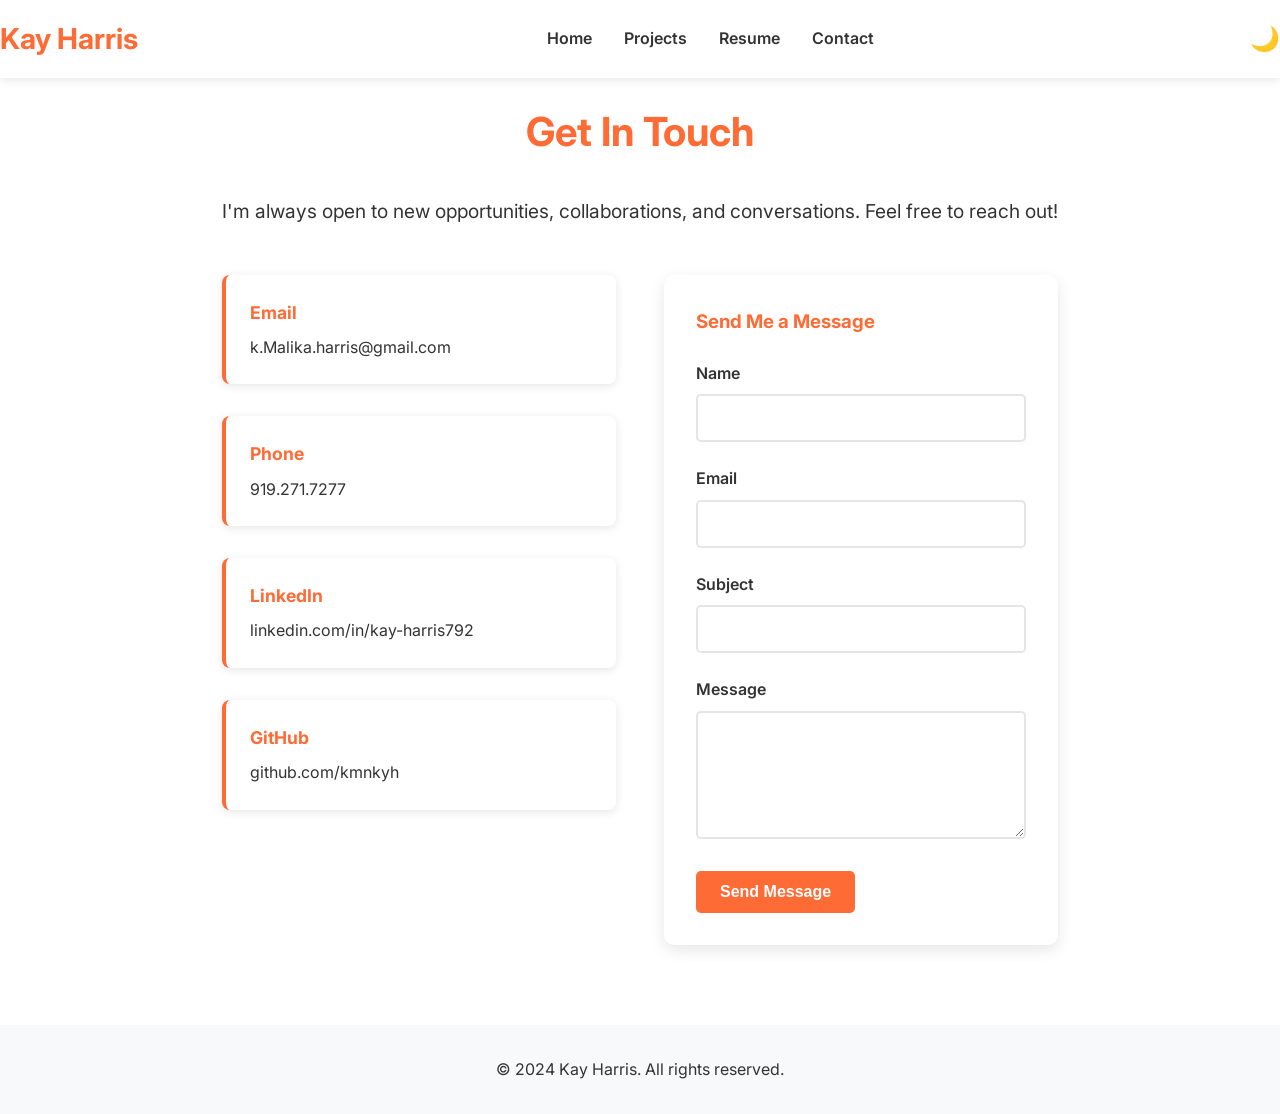
<file: contact.html>
<!DOCTYPE html>
<html lang="en">
<head>
    <meta charset="UTF-8">
    <meta name="viewport" content="width=device-width, initial-scale=1.0">
    <title>Contact - Kay Harris</title>
    <link rel="stylesheet" href="styles.css">
    <link rel="preconnect" href="https://fonts.googleapis.com">
    <link rel="preconnect" href="https://fonts.gstatic.com" crossorigin>
    <link href="https://fonts.googleapis.com/css2?family=Inter:wght@300;400;600;700&display=swap" rel="stylesheet">
</head>
<body>
    <header>
        <nav>
            <div class="nav-container">
                <h1 class="logo">Kay Harris</h1>
                <ul class="nav-links">
                    <li><a href="index.html">Home</a></li>
                    <li><a href="projects.html">Projects</a></li>
                    <li><a href="resume.html">Resume</a></li>
                    <li><a href="contact.html">Contact</a></li>
                </ul>
                <button id="theme-toggle" class="theme-toggle">🌙</button>
            </div>
        </nav>
    </header>

    <main>
        <section class="section">
            <div class="container">
                <h2>Get In Touch</h2>
                <p class="intro">I'm always open to new opportunities, collaborations, and conversations. Feel free to reach out!</p>
                
                <div class="contact-container">
                    <div class="contact-info">
                        <div class="contact-item">
                            <h4>Email</h4>
                            <a href="mailto:k.Malika.harris@gmail.com">k.Malika.harris@gmail.com</a>
                        </div>

                        <div class="contact-item">
                            <h4>Phone</h4>
                            <a href="tel:919-271-7277">919.271.7277</a>
                        </div>

                        <div class="contact-item">
                            <h4>LinkedIn</h4>
                            <a href="https://www.linkedin.com/in/kay-harris792/" target="_blank">linkedin.com/in/kay-harris792</a>
                        </div>

                        <div class="contact-item">
                            <h4>GitHub</h4>
                            <a href="https://github.com/kmnkyh" target="_blank">github.com/kmnkyh</a>
                        </div>
                    </div>

                    <div class="contact-form-section">
                        <h3>Send Me a Message</h3>
                        <form class="contact-form">
                            <div class="form-group">
                                <label for="name">Name</label>
                                <input type="text" id="name" name="name" required>
                            </div>

                            <div class="form-group">
                                <label for="email">Email</label>
                                <input type="email" id="email" name="email" required>
                            </div>

                            <div class="form-group">
                                <label for="subject">Subject</label>
                                <input type="text" id="subject" name="subject" required>
                            </div>

                            <div class="form-group">
                                <label for="message">Message</label>
                                <textarea id="message" name="message" rows="5" required></textarea>
                            </div>

                            <button type="submit" class="btn-primary">Send Message</button>
                        </form>
                    </div>
                </div>
            </div>
        </section>
    </main>

    <footer>
        <div class="container">
            <p>&copy; 2024 Kay Harris. All rights reserved.</p>
        </div>
    </footer>

    <script src="script.js"></script>
</body>
</html>
</file>
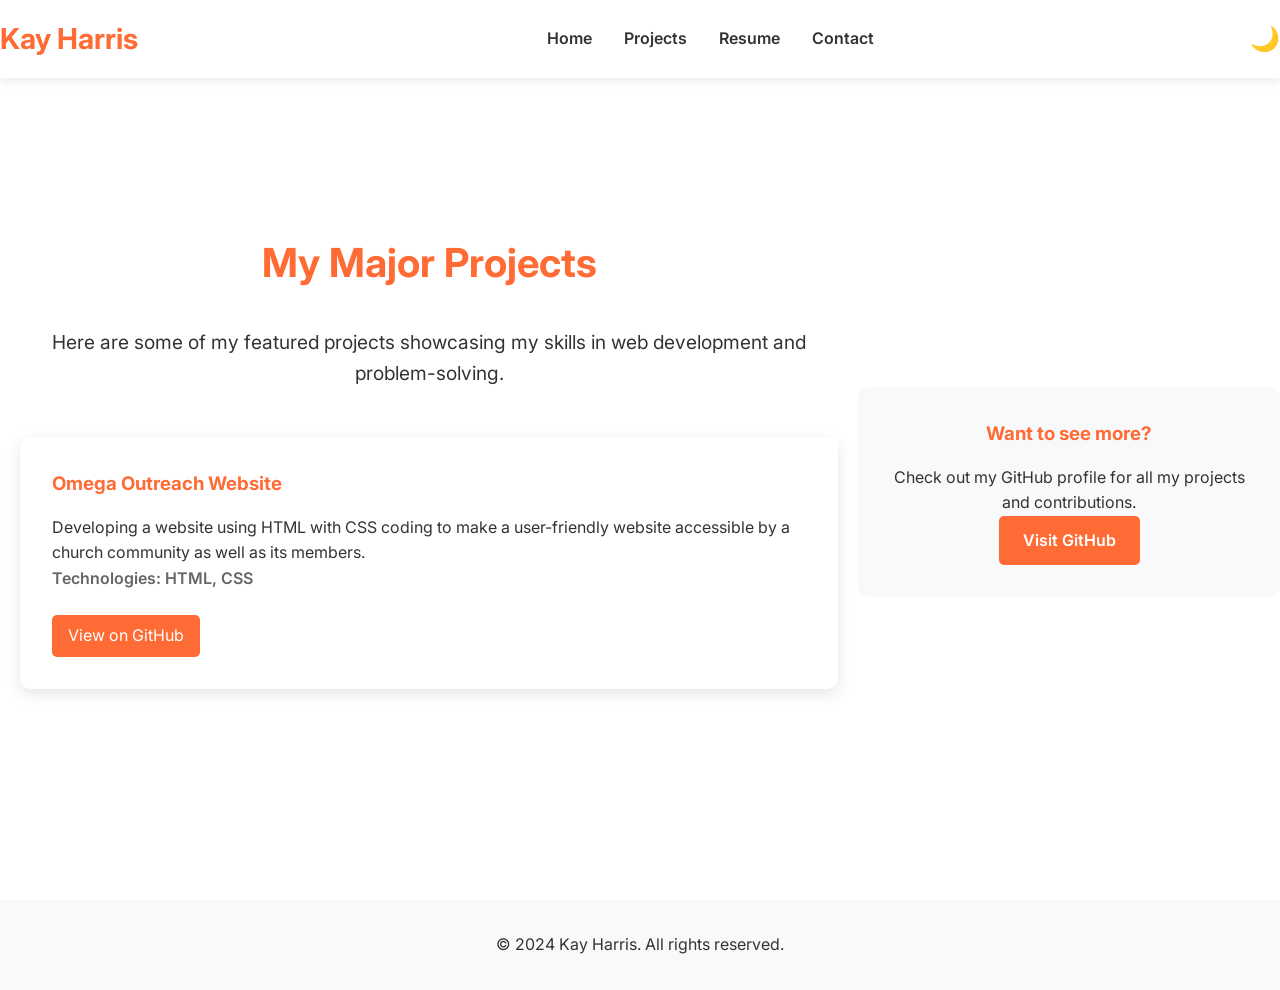
<file: projects.html>
<!DOCTYPE html>
<html lang="en">
<head>
    <meta charset="UTF-8">
    <meta name="viewport" content="width=device-width, initial-scale=1.0">
    <title>Projects - Kay Harris</title>
    <link rel="stylesheet" href="styles.css">
    <link rel="preconnect" href="https://fonts.googleapis.com">
    <link rel="preconnect" href="https://fonts.gstatic.com" crossorigin>
    <link href="https://fonts.googleapis.com/css2?family=Inter:wght@300;400;600;700&display=swap" rel="stylesheet">
</head>
<body>
    <header>
        <nav>
            <div class="nav-container">
                <h1 class="logo">Kay Harris</h1>
                <ul class="nav-links">
                    <li><a href="index.html">Home</a></li>
                    <li><a href="projects.html">Projects</a></li>
                    <li><a href="resume.html">Resume</a></li>
                    <li><a href="contact.html">Contact</a></li>
                </ul>
                <button id="theme-toggle" class="theme-toggle">🌙</button>
            </div>
        </nav>
    </header>

    <main>
        <section class="section">
            <div class="container">
                <h2>My Major Projects</h2>
                <p class="intro">Here are some of my featured projects showcasing my skills in web development and problem-solving.</p>
                
                <div class="projects-grid">
                    <div class="project-card">
                        <h3>Omega Outreach Website</h3>
                        <p>Developing a website using HTML with CSS coding to make a user-friendly website accessible by a church community as well as its members.</p>
                        <p class="tech">Technologies: HTML, CSS</p>
                        <div class="project-links">
                            <a href="https://github.com/KaynoSpeights/OmegaOutreachCenter" target="_blank" class="project-link">View on GitHub</a>
                        </div>
                    </div>
                    <!-- Add more project cards as needed -->
                    </div>
                </div>

                <div class="projects-cta">
                    <h3>Want to see more?</h3>
                    <p>Check out my GitHub profile for all my projects and contributions.</p>
                    <a href="https://github.com/kmnkyh" target="_blank" class="btn-primary">Visit GitHub</a>
                </div>
            </div>
        </section>
    </main>

    <footer>
        <div class="container">
            <p>&copy; 2024 Kay Harris. All rights reserved.</p>
        </div>
    </footer>

    <script src="script.js"></script>
</body>
</html>
</file>
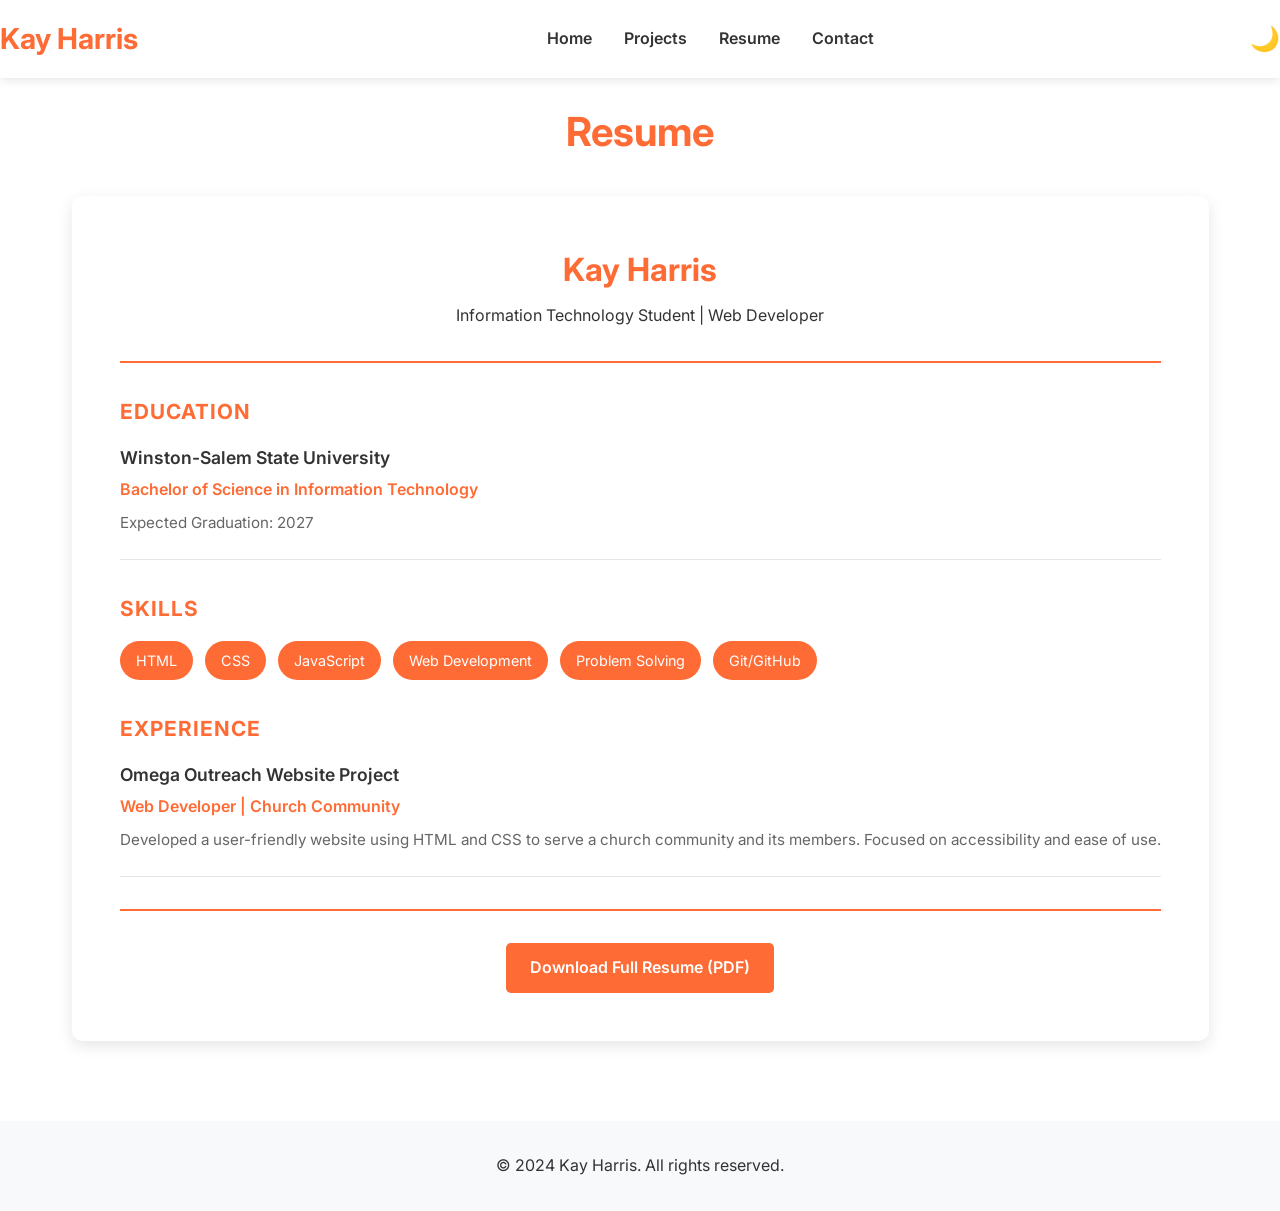
<file: resume.html>
<!DOCTYPE html>
<html lang="en">
<head>
    <meta charset="UTF-8">
    <meta name="viewport" content="width=device-width, initial-scale=1.0">
    <title>Resume - Kay Harris</title>
    <link rel="stylesheet" href="styles.css">
    <link rel="preconnect" href="https://fonts.googleapis.com">
    <link rel="preconnect" href="https://fonts.gstatic.com" crossorigin>
    <link href="https://fonts.googleapis.com/css2?family=Inter:wght@300;400;600;700&display=swap" rel="stylesheet">
</head>
<body>
    <header>
        <nav>
            <div class="nav-container">
                <h1 class="logo">Kay Harris</h1>
                <ul class="nav-links">
                    <li><a href="index.html">Home</a></li>
                    <li><a href="projects.html">Projects</a></li>
                    <li><a href="resume.html">Resume</a></li>
                    <li><a href="contact.html">Contact</a></li>
                </ul>
                <button id="theme-toggle" class="theme-toggle">🌙</button>
            </div>
        </nav>
    </header>

    <main>
        <section class="section">
            <div class="container">
                <h2>Resume</h2>
                
                <div class="resume-container">
                    <div class="resume-header">
                        <h3>Kay Harris</h3>
                        <p>Information Technology Student | Web Developer</p>
                    </div>

                    <div class="resume-section">
                        <h4>Education</h4>
                        <div class="resume-item">
                            <h5>Winston-Salem State University</h5>
                            <p class="resume-meta">Bachelor of Science in Information Technology</p>
                            <p class="resume-details">Expected Graduation: 2027</p>
                        </div>
                    </div>

                    <div class="resume-section">
                        <h4>Skills</h4>
                        <div class="skills-list">
                            <span class="skill-tag">HTML</span>
                            <span class="skill-tag">CSS</span>
                            <span class="skill-tag">JavaScript</span>
                            <span class="skill-tag">Web Development</span>
                            <span class="skill-tag">Problem Solving</span>
                            <span class="skill-tag">Git/GitHub</span>
                        </div>
                    </div>

                    <div class="resume-section">
                        <h4>Experience</h4>
                        <div class="resume-item">
                            <h5>Omega Outreach Website Project</h5>
                            <p class="resume-meta">Web Developer | Church Community</p>
                            <p class="resume-details">Developed a user-friendly website using HTML and CSS to serve a church community and its members. Focused on accessibility and ease of use.</p>
                        </div>
                    </div>

                    <div class="resume-cta">
                        <a href="/Users/kharris/Downloads/KHarrisResume1025.pdf" download class="btn-primary">Download Full Resume (PDF)</a>
                    </div>
                </div>
            </div>
        </section>
    </main>

    <footer>
        <div class="container">
            <p>&copy; 2024 Kay Harris. All rights reserved.</p>
        </div>
    </footer>

    <script src="script.js"></script>
</body>
</html>
</file>
<file: styles.css>
/* CSS Variables for Themes */
:root {
    --primary-color: #FF6B35; /* Rich Orange */
    --bg-color: #ffffff;
    --text-color: #333333;
    --secondary-bg: #f8f9fa;
    --card-bg: #ffffff;
    --shadow: rgba(0, 0, 0, 0.1);
    --transition: all 0.3s ease;
}

[data-theme="dark"] {
    --bg-color: #1a1a1a;
    --text-color: #ffffff;
    --secondary-bg: #2d2d2d;
    --card-bg: #333333;
    --shadow: rgba(255, 255, 255, 0.1);
}

/* Reset and Base Styles */
* {
    margin: 0;
    padding: 0;
    box-sizing: border-box;
}

body {
    font-family: 'Inter', sans-serif;
    line-height: 1.6;
    color: var(--text-color);
    background-color: var(--bg-color);
    transition: var(--transition);
}

.container {
    max-width: 1200px;
    margin: 0 auto;
    padding: 0 20px;
}

/* Header and Navigation */
header {
    position: fixed;
    top: 0;
    width: 100%;
    background-color: var(--bg-color);
    box-shadow: 0 2px 10px var(--shadow);
    z-index: 1000;
    transition: var(--transition);
}

.nav-container {
    display: flex;
    justify-content: space-between;
    align-items: center;
    padding: 1rem 0;
}

.logo {
    font-size: 1.8rem;
    font-weight: 700;
    color: var(--primary-color);
}

.nav-links {
    display: flex;
    list-style: none;
}

.nav-links li {
    margin-left: 2rem;
}

.nav-links a {
    text-decoration: none;
    color: var(--text-color);
    font-weight: 600;
    transition: var(--transition);
}

.nav-links a:hover {
    color: var(--primary-color);
}

.theme-toggle {
    background: none;
    border: none;
    font-size: 1.5rem;
    cursor: pointer;
    transition: var(--transition);
}

/* Sections */
.section {
    padding: 100px 0 80px;
    min-height: 100vh;
    display: flex;
    align-items: center;
}

.section h2 {
    font-size: 2.5rem;
    margin-bottom: 2rem;
    color: var(--primary-color);
    text-align: center;
    animation: fadeInUp 1s ease-out;
}

@keyframes fadeInUp {
    from {
        opacity: 0;
        transform: translateY(30px);
    }
    to {
        opacity: 1;
        transform: translateY(0);
    }
}

/* About Section */
.intro {
    font-size: 1.2rem;
    text-align: center;
    margin-bottom: 3rem;
    animation: fadeInUp 1s ease-out 0.2s both;
}

.about-content {
    display: flex;
    align-items: center;
    gap: 3rem;
    animation: fadeInUp 1s ease-out 0.4s both;
}

.about-text {
    flex: 1;
}

.github-link {
    display: inline-block;
    margin-top: 1rem;
    padding: 0.5rem 1rem;
    background-color: var(--primary-color);
    color: white;
    text-decoration: none;
    border-radius: 5px;
    transition: var(--transition);
}

.github-link:hover {
    background-color: #e55a2b;
    transform: translateY(-2px);
}

.about-image {
    flex: 1;
    text-align: center;
}

.profile-photo {
    width: 220px;
    height: 220px;
    object-fit: cover;
    border-radius: 50%;
    border: 6px solid rgba(255, 107, 53, 0.2);
    box-shadow: 0 20px 40px rgba(0, 0, 0, 0.12);
    animation: bounceIn 1s ease-out 0.6s both;
}

.placeholder-image {
    width: 200px;
    height: 200px;
    background-color: var(--primary-color);
    color: white;
    display: flex;
    align-items: center;
    justify-content: center;
    font-size: 3rem;
    font-weight: 700;
    border-radius: 50%;
    margin: 0 auto;
    animation: bounceIn 1s ease-out 0.6s both;
}

@keyframes bounceIn {
    0% {
        opacity: 0;
        transform: scale(0.3);
    }
    50% {
        opacity: 1;
        transform: scale(1.05);
    }
    70% {
        transform: scale(0.9);
    }
    100% {
        opacity: 1;
        transform: scale(1);
    }
}

/* Projects Section */
.projects-grid {
    display: grid;
    grid-template-columns: repeat(auto-fit, minmax(300px, 1fr));
    gap: 2rem;
    animation: fadeInUp 1s ease-out 0.2s both;
}

.project-card {
    background-color: var(--card-bg);
    padding: 2rem;
    border-radius: 10px;
    box-shadow: 0 5px 15px var(--shadow);
    transition: var(--transition);
    animation: slideInUp 0.8s ease-out both;
}

.project-card:nth-child(1) { animation-delay: 0.1s; }
.project-card:nth-child(2) { animation-delay: 0.2s; }
.project-card:nth-child(3) { animation-delay: 0.3s; }

@keyframes slideInUp {
    from {
        opacity: 0;
        transform: translateY(50px);
    }
    to {
        opacity: 1;
        transform: translateY(0);
    }
}

.project-card:hover {
    transform: translateY(-10px);
    box-shadow: 0 10px 25px var(--shadow);
}

.project-card h3 {
    color: var(--primary-color);
    margin-bottom: 1rem;
}

.project-card .tech {
    font-weight: 600;
    margin-bottom: 1rem;
    color: #666;
}

.project-link {
    display: inline-block;
    padding: 0.5rem 1rem;
    background-color: var(--primary-color);
    color: white;
    text-decoration: none;
    border-radius: 5px;
    transition: var(--transition);
}

.project-link:hover {
    background-color: #e55a2b;
}

/* Resume Section */
.resume-placeholder {
    text-align: center;
    padding: 3rem;
    background-color: var(--secondary-bg);
    border-radius: 10px;
    animation: fadeInUp 1s ease-out 0.2s both;
}

.resume-btn {
    padding: 1rem 2rem;
    background-color: var(--primary-color);
    color: white;
    border: none;
    border-radius: 5px;
    font-size: 1rem;
    cursor: pointer;
    transition: var(--transition);
    margin-top: 1rem;
}

.resume-btn:hover {
    background-color: #e55a2b;
    transform: scale(1.05);
}

/* Contact Section */
.contact-info {
    text-align: center;
    animation: fadeInUp 1s ease-out 0.2s both;
}

.contact-link {
    display: inline-block;
    margin: 1rem;
    padding: 0.5rem 1rem;
    background-color: var(--primary-color);
    color: white;
    text-decoration: none;
    border-radius: 5px;
    transition: var(--transition);
}

.contact-link:hover {
    background-color: #e55a2b;
}

/* Footer */
footer {
    background-color: var(--secondary-bg);
    padding: 2rem 0;
    text-align: center;
}

/* Responsive Design */
@media (max-width: 768px) {
    .nav-container {
        flex-direction: column;
        gap: 1rem;
    }

    .nav-links {
        margin-top: 1rem;
    }

    .nav-links li {
        margin-left: 1rem;
    }

    .about-content {
        flex-direction: column;
        text-align: center;
    }

    .section h2 {
        font-size: 2rem;
    }
}

/* Hero Section */
.hero-section {
    min-height: 100vh;
    background: linear-gradient(135deg, var(--secondary-bg) 0%, var(--bg-color) 100%);
    display: flex;
    align-items: center;
    justify-content: center;
    padding-top: 80px;
}

.hero-content {
    text-align: center;
    animation: fadeInUp 0.8s ease-out;
}

.hero-title {
    font-size: 4rem;
    font-weight: 700;
    color: var(--primary-color);
    margin-bottom: 1rem;
    animation: fadeInUp 0.8s ease-out 0.1s both;
}

.hero-subtitle {
    font-size: 1.5rem;
    font-weight: 600;
    margin-bottom: 1rem;
    animation: fadeInUp 0.8s ease-out 0.2s both;
}

.hero-description {
    font-size: 1.2rem;
    color: #666;
    margin-bottom: 2rem;
    animation: fadeInUp 0.8s ease-out 0.3s both;
}

.hero-buttons {
    display: flex;
    gap: 1rem;
    justify-content: center;
    animation: fadeInUp 0.8s ease-out 0.4s both;
}

/* Buttons */
.btn-primary,
.btn-secondary {
    padding: 0.75rem 1.5rem;
    border: none;
    border-radius: 5px;
    font-size: 1rem;
    font-weight: 600;
    cursor: pointer;
    text-decoration: none;
    display: inline-block;
    transition: var(--transition);
}

.btn-primary {
    background-color: var(--primary-color);
    color: white;
}

.btn-primary:hover {
    background-color: #e55a2b;
    transform: translateY(-2px);
    box-shadow: 0 5px 15px rgba(255, 107, 53, 0.3);
}

.btn-secondary {
    background-color: transparent;
    color: var(--primary-color);
    border: 2px solid var(--primary-color);
}

.btn-secondary:hover {
    background-color: var(--primary-color);
    color: white;
    transform: translateY(-2px);
}

/* Project Links */
.project-links {
    margin-top: 1.5rem;
}

.projects-cta {
    text-align: center;
    margin-top: 4rem;
    padding: 2rem;
    background-color: var(--secondary-bg);
    border-radius: 10px;
    animation: fadeInUp 1s ease-out both;
}

.projects-cta h3 {
    color: var(--primary-color);
    margin-bottom: 1rem;
}

/* Resume Styles */
.resume-container {
    background-color: var(--card-bg);
    padding: 3rem;
    border-radius: 10px;
    box-shadow: 0 5px 15px var(--shadow);
    animation: fadeInUp 0.8s ease-out 0.2s both;
}

.resume-header {
    text-align: center;
    margin-bottom: 2rem;
    border-bottom: 2px solid var(--primary-color);
    padding-bottom: 2rem;
}

.resume-header h3 {
    font-size: 2rem;
    color: var(--primary-color);
    margin-bottom: 0.5rem;
}

.resume-section {
    margin-bottom: 2rem;
}

.resume-section h4 {
    font-size: 1.3rem;
    color: var(--primary-color);
    margin-bottom: 1rem;
    text-transform: uppercase;
    letter-spacing: 1px;
}

.resume-item {
    margin-bottom: 1.5rem;
    padding-bottom: 1.5rem;
    border-bottom: 1px solid rgba(0, 0, 0, 0.1);
}

.resume-item h5 {
    font-size: 1.1rem;
    font-weight: 600;
    margin-bottom: 0.3rem;
}

.resume-meta {
    color: var(--primary-color);
    font-weight: 600;
    margin-bottom: 0.5rem;
}

.resume-details {
    color: #666;
    font-size: 0.95rem;
}

.skills-list {
    display: flex;
    flex-wrap: wrap;
    gap: 0.75rem;
}

.skill-tag {
    background-color: var(--primary-color);
    color: white;
    padding: 0.5rem 1rem;
    border-radius: 20px;
    font-size: 0.9rem;
    display: inline-block;
}

.resume-cta {
    text-align: center;
    margin-top: 2rem;
    padding-top: 2rem;
    border-top: 2px solid var(--primary-color);
}

/* Contact Styles */
.contact-container {
    display: grid;
    grid-template-columns: 1fr 1fr;
    gap: 3rem;
    animation: fadeInUp 0.8s ease-out 0.2s both;
}

.contact-info {
    text-align: left;
}

.contact-item {
    margin-bottom: 2rem;
    padding: 1.5rem;
    background-color: var(--card-bg);
    border-radius: 8px;
    border-left: 4px solid var(--primary-color);
    box-shadow: 0 2px 10px var(--shadow);
}

.contact-item h4 {
    color: var(--primary-color);
    margin-bottom: 0.5rem;
    font-size: 1.1rem;
}

.contact-item a {
    color: var(--text-color);
    text-decoration: none;
    transition: var(--transition);
}

.contact-item a:hover {
    color: var(--primary-color);
}

/* Contact Form */
.contact-form-section {
    background-color: var(--card-bg);
    padding: 2rem;
    border-radius: 10px;
    box-shadow: 0 5px 15px var(--shadow);
}

.contact-form-section h3 {
    color: var(--primary-color);
    margin-bottom: 1.5rem;
}

.form-group {
    margin-bottom: 1.5rem;
}

.form-group label {
    display: block;
    margin-bottom: 0.5rem;
    font-weight: 600;
    color: var(--text-color);
}

.form-group input,
.form-group textarea {
    width: 100%;
    padding: 0.75rem;
    border: 2px solid rgba(0, 0, 0, 0.1);
    border-radius: 5px;
    font-family: 'Inter', sans-serif;
    font-size: 1rem;
    color: var(--text-color);
    background-color: var(--bg-color);
    transition: var(--transition);
}

.form-group input:focus,
.form-group textarea:focus {
    outline: none;
    border-color: var(--primary-color);
    box-shadow: 0 0 0 3px rgba(255, 107, 53, 0.1);
}

/* Responsive Multi-page */
@media (max-width: 768px) {
    .hero-title {
        font-size: 2.5rem;
    }

    .hero-subtitle {
        font-size: 1.2rem;
    }

    .hero-buttons {
        flex-direction: column;
        align-items: center;
    }

    .btn-primary,
    .btn-secondary {
        width: 100%;
    }

    .contact-container {
        grid-template-columns: 1fr;
    }

    .resume-container {
        padding: 1.5rem;
    }
}
</file>
